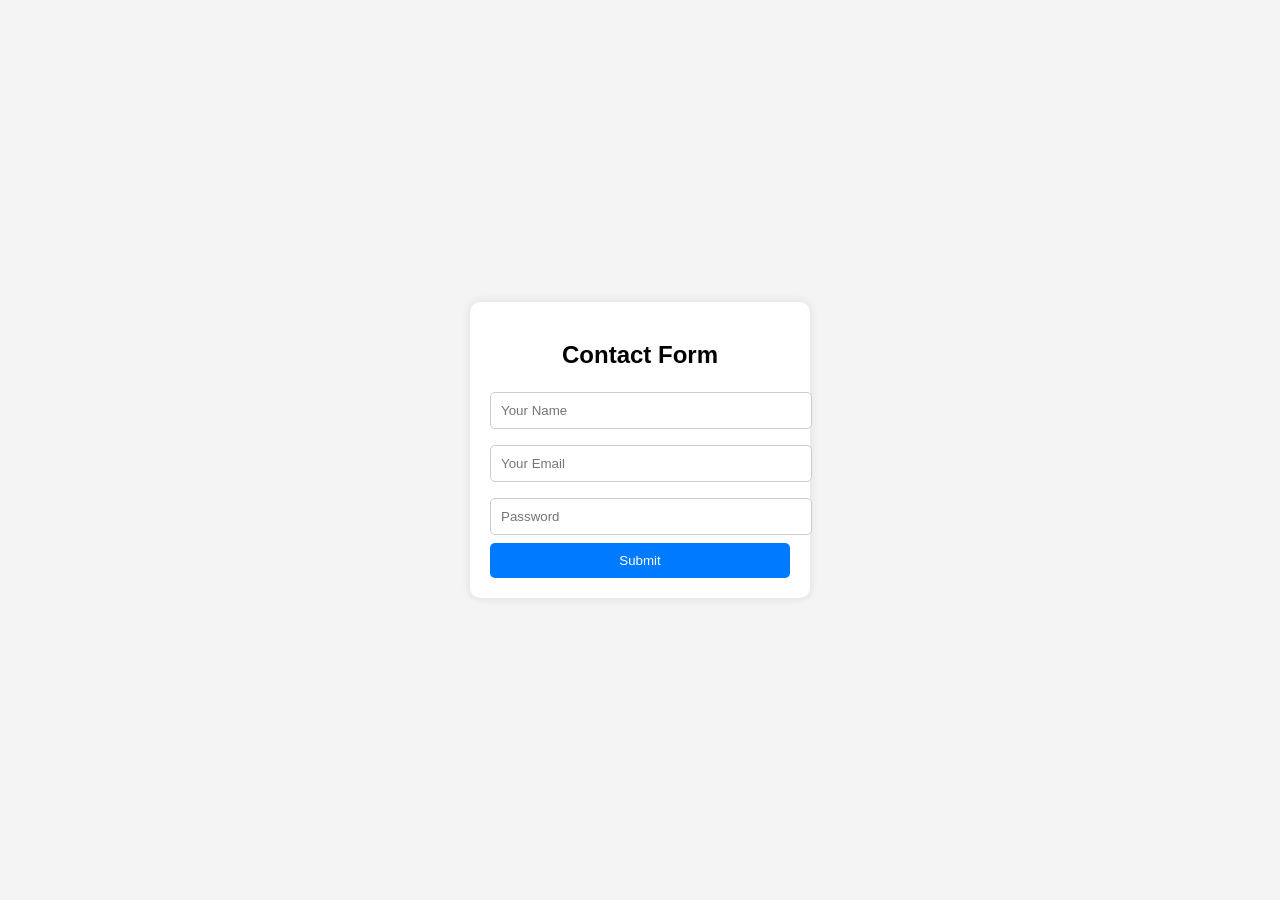
<file: index.html>
<!DOCTYPE html>
<html lang="en">
<head>
    <meta charset="UTF-8">
    <meta name="viewport" content="width=device-width, initial-scale=1.0">
    <link rel="stylesheet" href="style.css">
    <title>Document</title>
</head>
<body>
    <div class="form-container">
    <h2>Contact Form</h2>

    <form>
      <input type="text" placeholder="Your Name" required>
      <input type="email" placeholder="Your Email" required>
      <input type="password" placeholder="Password" required>

      <button type="submit">Submit</button>
    </form>
  </div>


    <script src="./app.js"></script>
</body>
</html>
</file>
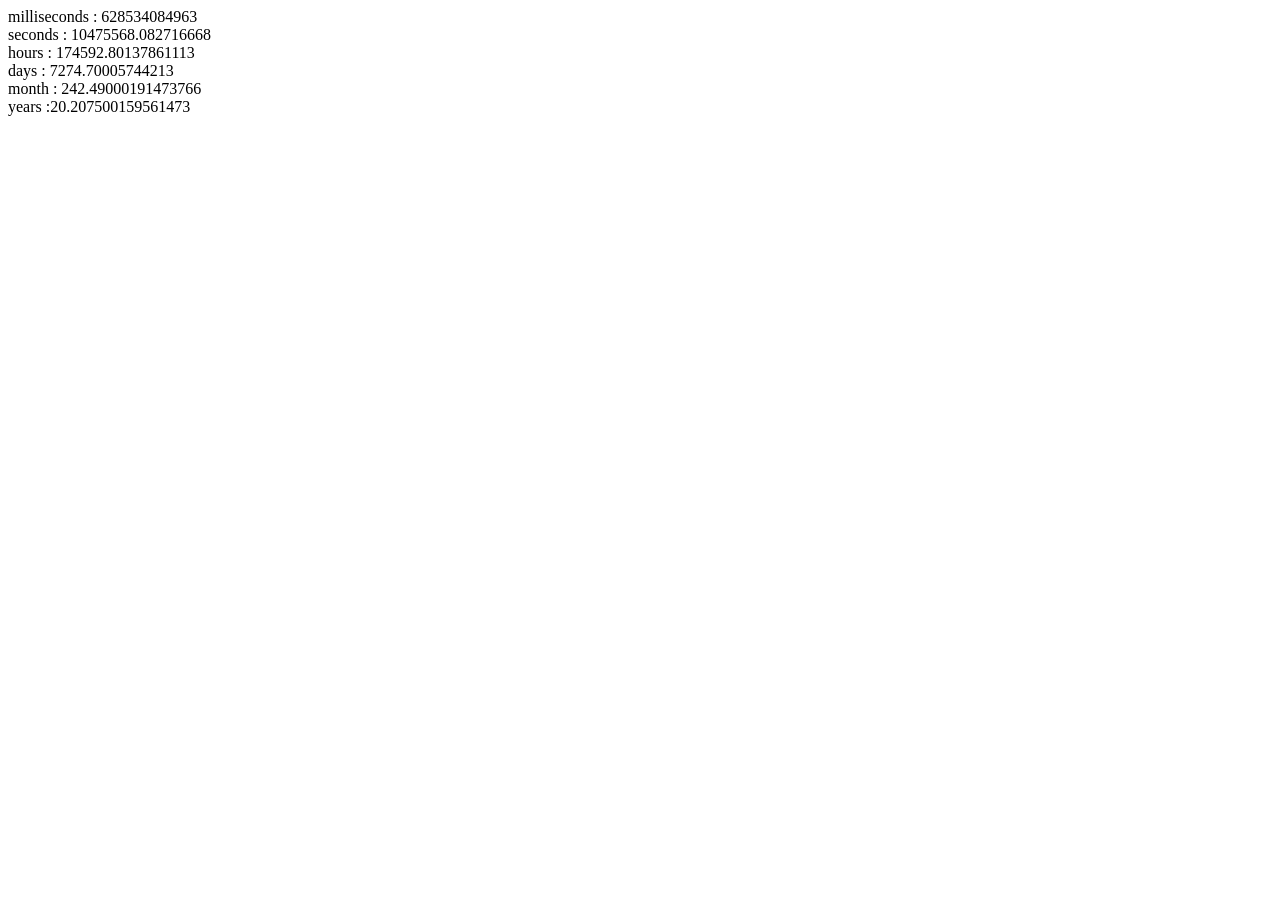
<file: claass 13/index.html>
<!DOCTYPE html>
<html lang="en">
<head>
    <meta charset="UTF-8">
    <meta name="viewport" content="width=device-width, initial-scale=1.0">
    <title>Document</title>
</head>
<body>
    

    <script src="app.js"></script>
</body>
</html>
</file>
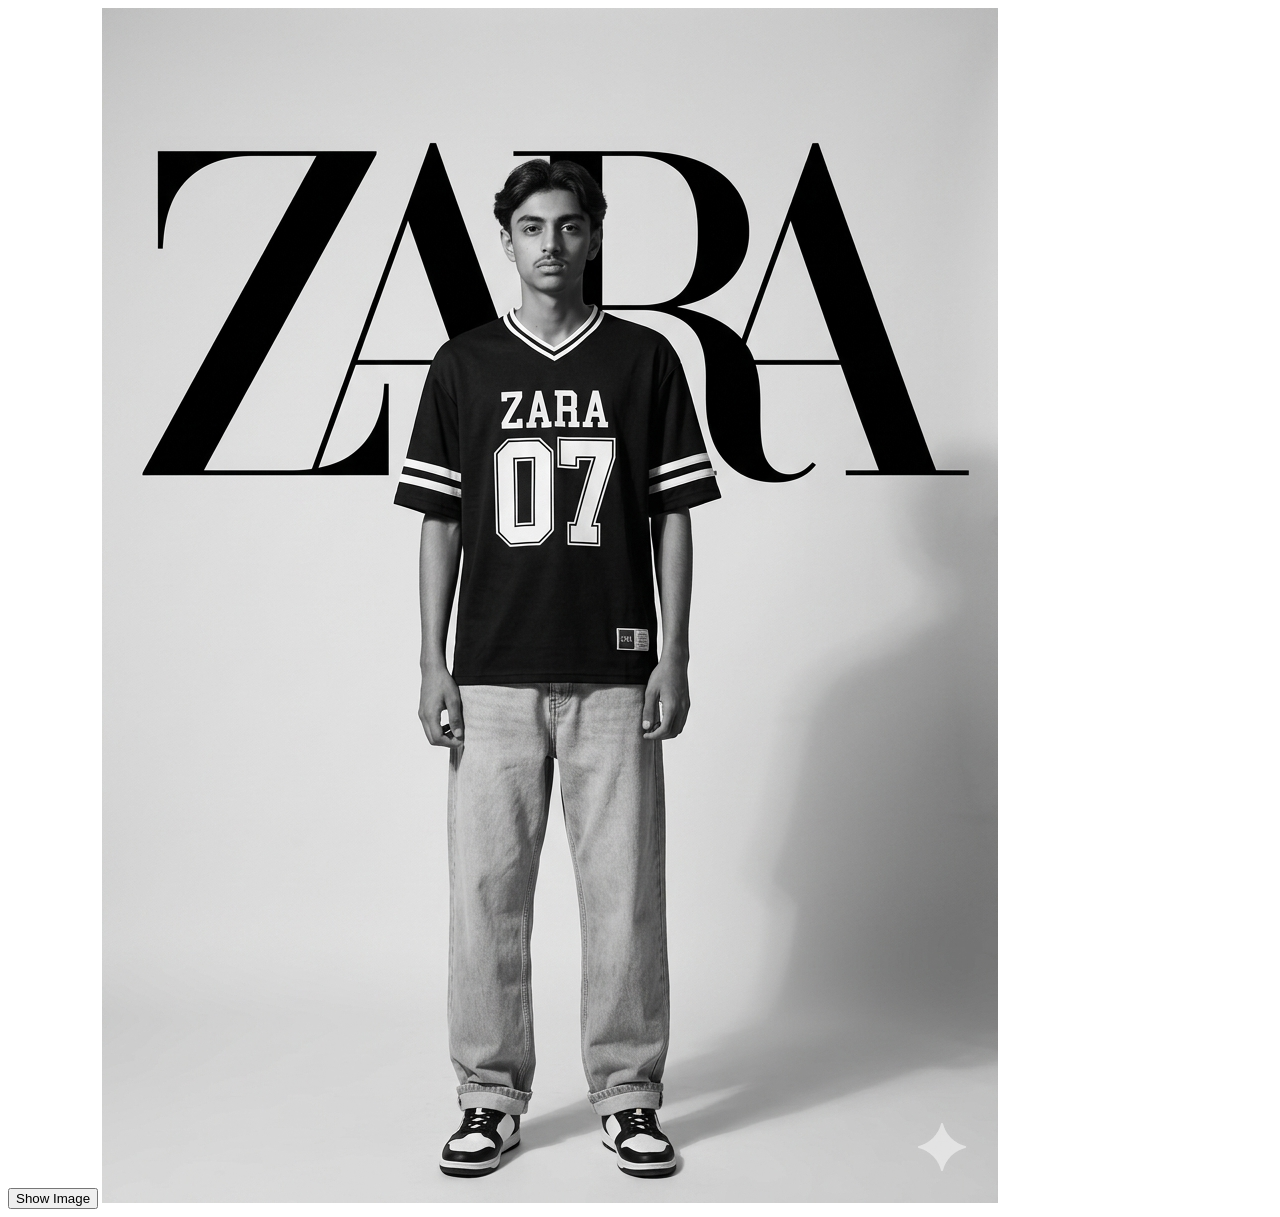
<file: class 14/index.html>
<!DOCTYPE html>
<html lang="en">
<head>
    <meta charset="UTF-8">
    <title>Document</title>
    <link rel="stylesheet" href="style.css">
</head>
<body>
<!-- <h1 id="heading">hello </h1>
    
    <div class="para">
        <p>Lorem ipsum dolor sit amet consectetur adipisicing elit. Id ad quibusdam dolore. Necessitatibus beatae magnam temporibus libero, aliquam itaque a, cum voluptatem sapiente cupiditate quas recusandae unde modi veritatis autem!</p>

        
    </div> -->
<!-- <h1 id="heading" class="firstClass">heloo</h1>
    <button id="btn">click me </button>

    <script src="app.js"></script> -->


     <!-- <p class="para">Lorem ipsum dolor sit amet consectetur adipisicing elit. Accusantium maxime unde earum repellendus, voluptatum, perferendis magnam amet nihil facilis animi quia vitae esse nostrum id ullam numquam hic nam dolorum.</p>
      <p class="para">Lorem ipsum dolor sit amet consectetur adipisicing elit. Accusantium maxime unde earum repellendus, voluptatum, perferendis magnam amet nihil facilis animi quia vitae esse nostrum id ullam numquam hic nam dolorum.</p>
       <p class="para">Lorem ipsum dolor sit amet consectetur adipisicing elit. Accusantium maxime unde earum repellendus, voluptatum, perferendis magnam amet nihil facilis animi quia vitae esse nostrum id ullam numquam hic nam dolorum.</p>
        <p class="para">Lorem ipsum dolor sit amet consectetur adipisicing elit. Accusantium maxime unde earum repellendus, voluptatum, perferendis magnam amet nihil facilis animi quia vitae esse nostrum id ullam numquam hic nam dolorum.</p> -->
        <!-- <img src="./images/zara.png" alt="my"> -->
        <!-- <button id="btn">click</button> -->

        <button id="btn">Show Image</button>

<img
  id="myImg"
  src="./images/zara.png"
  alt="image"
  
>
        <script src="app.js"></script> 
</body>
</html>
</file>
<file: style.css>
body {
  font-family: Arial, sans-serif;
  background-color: #f4f4f4;
  display: flex;
  justify-content: center;
  align-items: center;
  height: 100vh;
  margin: 0;
}

.form-container {
  background: white;
  padding: 20px;
  border-radius: 10px;
  width: 300px;
  box-shadow: 0 0 10px rgba(0,0,0,0.1);
}

h2 {
  text-align: center;
  margin-bottom: 15px;
}

input {
  width: 100%;
  padding: 10px;
  margin: 8px 0;
  border: 1px solid #ccc;
  border-radius: 5px;
}

button {
  width: 100%;
  padding: 10px;
  background-color: #007bff;
  color: white;
  border: none;
  border-radius: 5px;
  cursor: pointer;
}

button:hover {
  background-color: #0056b3;
}
</file>
<file: class 14/style.css>
/* .style {

background-color: blue;
color: rgb(136, 165, 42);
} */
</file>
